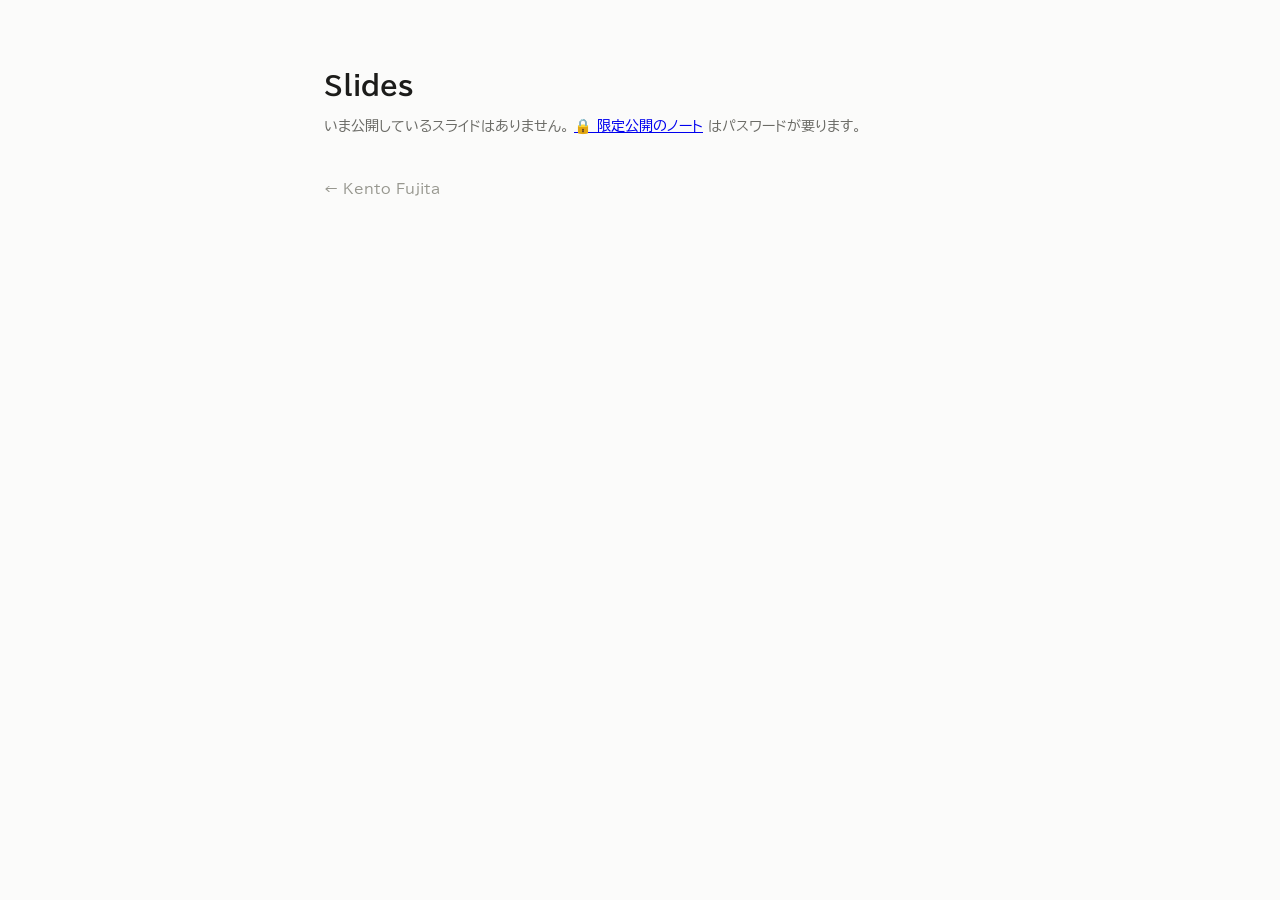
<file: index.html>
<!doctype html>
<html lang="ja">
<head>
<meta charset="utf-8">
<meta name="viewport" content="width=device-width, initial-scale=1">
<meta name="referrer" content="no-referrer">
<meta name="robots" content="noindex, nofollow">
<title>Slides — Kento Fujita</title>
<link rel="stylesheet" href="./assets/gate.css">
</head>
<body>

<main class="listing">

  <h1>Slides</h1>
  <p class="subtitle">
    いま公開しているスライドはありません。
    <a href="./private/">&#128274; 限定公開のノート</a> はパスワードが要ります。
  </p>

  <p class="back"><a href="https://kennyfujita.github.io/">&#8592; Kento Fujita</a></p>

</main>

</body>
</html>
</file>
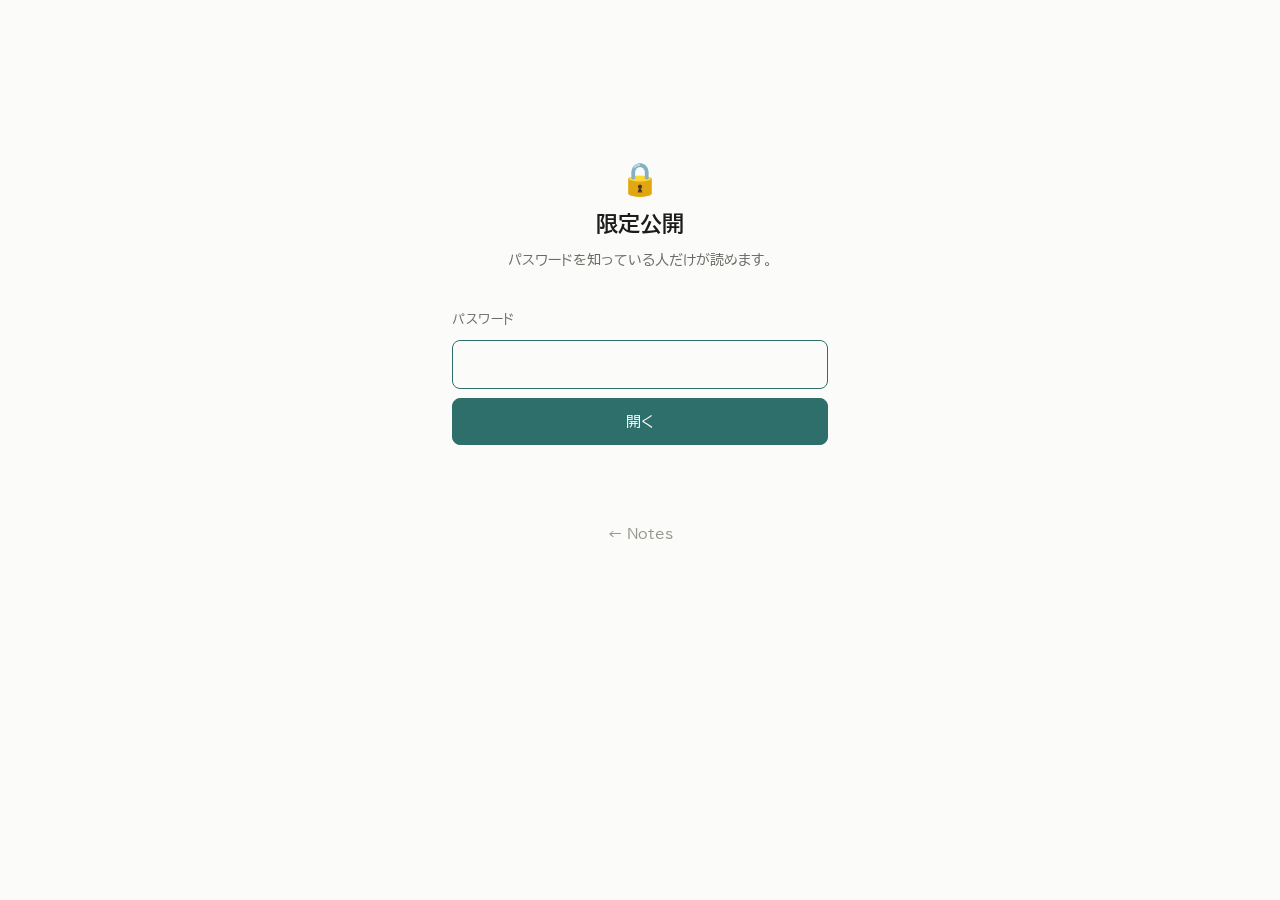
<file: private/index.html>
<!doctype html>
<html lang="ja">
<head>
<meta charset="utf-8">
<meta name="viewport" content="width=device-width, initial-scale=1">
<meta name="referrer" content="no-referrer">
<meta name="robots" content="noindex, nofollow">
<title>限定公開</title>
<link rel="stylesheet" href="../assets/gate.css">
</head>
<body>

<main class="gate">
  <p class="lock" aria-hidden="true">&#128274;</p>
  <h1>限定公開</h1>
  <p class="subtitle">パスワードを知っている人だけが読めます。</p>

  <form id="unlock-form" autocomplete="off">
    <label for="password">パスワード</label>
    <input type="password" id="password" name="password" autocomplete="current-password" autofocus>
    <button type="submit" id="submit">開く</button>
  </form>

  <p class="status" id="status" role="status" aria-live="polite"></p>
  <p class="back"><a href="https://kennyfujita.github.io/notes/">&#8592; Notes</a></p>
</main>

<script type="application/json" id="payload">{"v":1,"iterations":200000,"salt":"qAde4oYKiKDqxJ1cslopZw==","iv":"bsAIyH8LWsZmlGQuJAuo9A==","ct":"UD2EHWLy2+vvQlN54iTvJ8DWoCB7j5TbwJNT81mYLreXGiWcxOzExDmeFyvoyf2J3ng6n/E/3pn+DoJl0sMqRYSOxVsCTkBgorDZFoTqiUNrECZEbQE/uoYuVPlZlHsH9LESPBQFDPjZVBY/v44ouuRx0TODv8aHQpuIsqu6p41iP3qFSCFIMQ9smCALKGI+5cX5qA6cRxOLrjM+lc7XSJMZuNnHE7D51VTbqWj3eevTLNeg5exXHXLSgnXUXKum4GvR6JWzn7eciuEwNgcVubbCATjnjZTrYLGhx89WfbxjtQSrT0Npw6eUlK/NqM7QC7ancuM8TLZzDiIrR+CtlY0pb8C7u644y99j8R3F1u5OSt4MlZGcmnjUG+mIV6Ha1/7UMG+I0xRkSUB7d+IwMCCh7nsehC0h6J+awL29v9CKaedbnrZqBOTeJI+WgTaz6MopDWw4j6Q9GhKX92sVbBL4H/TeqoArGWUZu+pIkwni4VW32erEJOOusc23QbfQWgkWT12hfWb0y3tLSXxfrFdBu70tL5W5VnKWXN7OvqGIiCWZcJHfhL2wyRBmmKgnoYeC2Lnw25vR5SfFQnmzVtRdrd/rTZTZKHRPw1DEIfbX+gDMTZecnYrgs+eeRPVWoYdIzU7nthW+r3jcNtvrbjx53CWWdXSsWYSNBCDm5+tb/StgoulXl+wktScI6o0dFLYKBQPVEboNyn9HA3oSz9Q5Mk27z9lCLyWocpYK4azyxQqTsQPDGSyzkFUlOEfGNdOKdj9JbQs6O6TSqi7ntVKZ4N9bna6XJTRyW7MWeXs1P/70vHlBZsH24We6DKUC14//XYHA9pe+jQZxpQmtDI8rLmjFLpz1Hi4F65M61M07tkyNu0IQPFEHgyaFu0xprSS00jI4+v+n+jnGNm39dFm/vQyRAox2YqoL6b2sVMXU+Wbx9I3a8h8Ea1Pbsr/klckoRXldkkwXNiDmoFpgd+6HbhDa0M9x4ObyJulFzLwM2MlfvmYDvNSk24QZ3A1zfKFERepYO9YWTMl42vxH6lKRxP67Jdew3dWX8toj/bxiZ0HCoY1Z1HruSPsYMS773kWYym5wHCTHc0UofE92hwmXeUjXRGdvt3JBfp0/Fd4fgOcfA6+KaCwcWc0FqrgYX1xMhZsdJG0qs22Y6XEm1GmtDdlGA7215vEebdl28V0=","mac":"DpAZeucnSc0KdGYwmsMeZQfeJKxEIwAVDuu8ejmCxYA="}</script>
<script src="../assets/crypto.js"></script>
<script src="../assets/gate.js"></script>

</body>
</html>
</file>
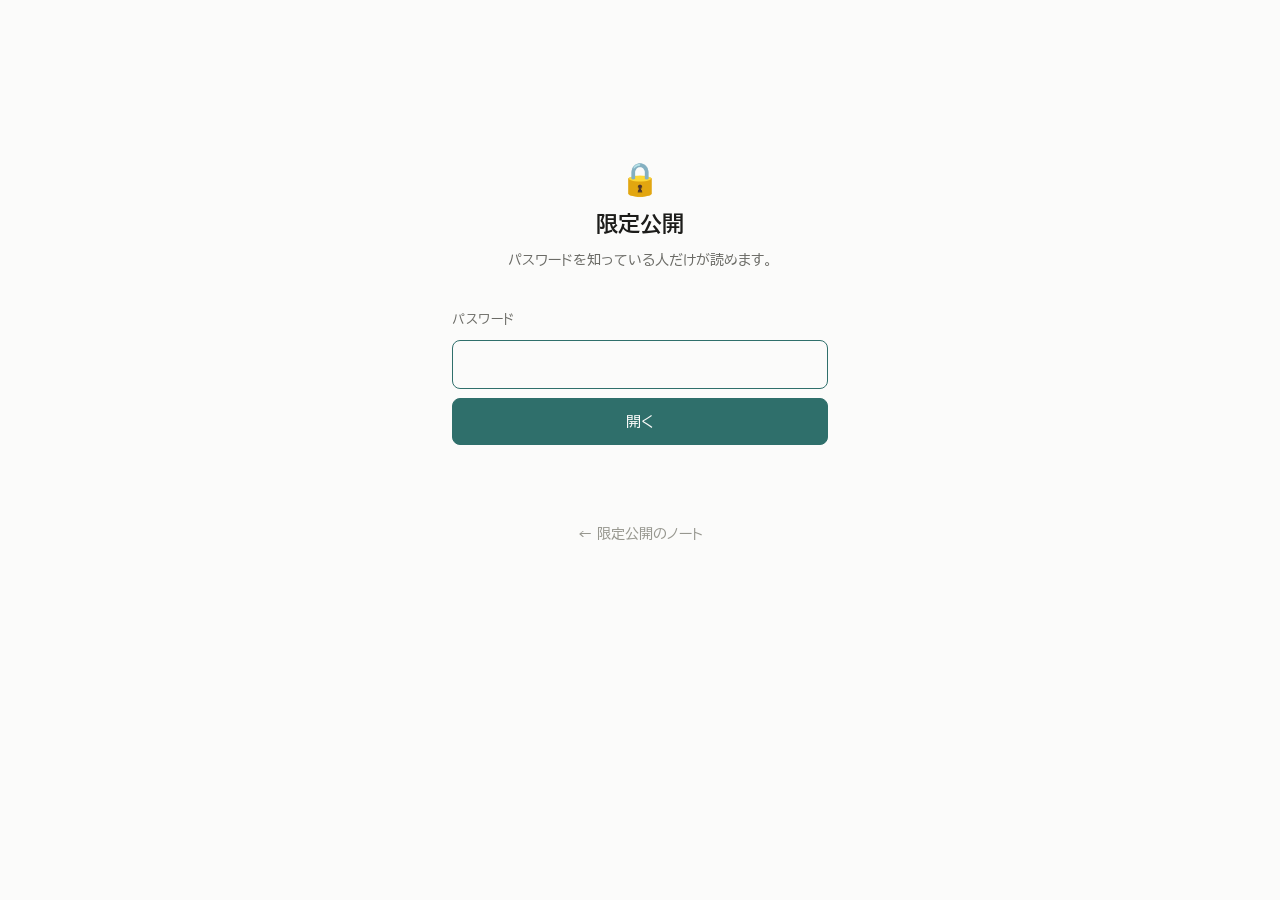
<file: 671c2510dcc7.html>
<!doctype html>
<html lang="ja">
<head>
<meta charset="utf-8">
<meta name="viewport" content="width=device-width, initial-scale=1">
<meta name="referrer" content="no-referrer">
<meta name="robots" content="noindex, nofollow">
<title>限定公開</title>
<link rel="stylesheet" href="./assets/gate.css">
</head>
<body>

<main class="gate">
  <p class="lock" aria-hidden="true">&#128274;</p>
  <h1>限定公開</h1>
  <p class="subtitle">パスワードを知っている人だけが読めます。</p>

  <form id="unlock-form" autocomplete="off">
    <label for="password">パスワード</label>
    <input type="password" id="password" name="password" autocomplete="current-password" autofocus>
    <button type="submit" id="submit">開く</button>
  </form>

  <p class="status" id="status" role="status" aria-live="polite"></p>
  <p class="back"><a href="./private/">&#8592; 限定公開のノート</a></p>
</main>

<script type="application/json" id="payload">{"v":1,"iterations":200000,"salt":"QIgwIVTqXuLt2+pNbFp1Eg==","iv":"nCIVL2cW/HiVJaRXBrSj2A==","ct":"GUI5/P6oLALo5a2kHiTeZf+pFqPqpGlcCo9us6LSorB60YUUl5iHIZETt2kP3a7U87+mYODbACd2yoE+EpOXh6VskYAh5+S+n0TkURMQYn/4DMEjZfs39EXlPz7N4z+WWz/Z8+clmnF3MZGHUq/a7HZ4/wqAxzR2TfkXMPDiHfWtkKTaqMZj2UEH1VV9gfYRPu20TM8XFp3Ip7UorhHeHLoNEh5fSETe28RW0FEQ350EN8geP2jHR8OS2McCw8S2y/IoN4NV2AHW5nwo4tgHA1QxG6Lvg5ZSBzmK3ddxLtL7xpIipcu8JcB1ONKaC3ktx6/[base64]/[base64]/dKZ/[base64]/Faxmme9OPckOywplC5vbUX7QhwbydvCINMZBcGPC8zU2ECzUdOMEfqa8h/WAT/EQTR6LYMmUdzQCMkY4HWjQZpF834fpT6w6QFWpSZZ5AJYJ0ykpZrmaoP41LkrYpIB2cVxAyQmiKsmwT0Xu2icO8nMDO6MGhD2/cBgraHKNxbQ1eTCs6/sSgpz9s+DSVZsE0JMXhoCGkpmQ5vsfVGIV57Wes5/XQkcfnWGOTTdxZ6VRhceoDRCbY3Ope3hG1ZtbMHz01oYvKKIyr6K0KpZOxc39Sjw+yWcOkUd+0jY1mIbEUY6SAeksg1/6y5V/HHaxuFH6b1NGMWx9b2jDG4soTocWqqRiFXQPZOu96y53+fvVk1+T1FA1ltN4KQAEO/f/j1x514DhZAS6GLBhxDA8OqVzera2GkJrI4glK1jNaNjqu07J5IMvVTuAIcxjmWMtnX0kFATXLomftkFiAGa4XeiOMWuivxoL5wm9cx/OPwW1n7JLKCRZk8U4sgb7VBHUJMyXQFQZcD5oXMUkyfFnAY4FWy1y5d0YwkO5PjNTXGwBXOSOLyCJATeu8WEBeQjGGVUK3xoOOLrpRBlUpKCMcfFiceKlpxM+63/eur+pGaQUYPoMC/xm+GuAfdjRpD8J8GxCOgDFFDTomu/DNCAI8x/KE7SR8es5FgfeMkFhYdYZ2y7TBW56prKdtpeX0+CDE/pIX6UWP6tGcTigy+4bjy4u1dCM4T1StQ6iQDWY0oKMdH0cMBPGUqmRQSa4hBYuQWtmHIWd1LAoco9qw8ymVQAv4o4FQxn2VGBxRyneG2sP/bpR7Q355bZXJcDzvTS7VJQGSpxQxLk2kYG9FKnOFwW49nFF5vv9U5I/8YPxhzuTy+QVpXT8/WzUuVvS19z65wKHkOekMY2OJ8WeQZwQ8FczTGG29Ug8QEVp3/DEc4eHasLD0V33zUyOa8nwX3bH3RM8o8GR26RAoAindZmVNRGBDsyW3OZd7Vhi63wb13H3U25rs86xk9a4rQNy2/15dEiVbRLZ9PlOtZc5bj1O3bgbdhe0IYUQmg5llBC0Vt7yYGETrSGowMrqUBtNqiXgyCLtvAOOFOF3Ttlr3trgb4KonUziHfSW4sqbvMLGDAZ3/gkPJ+P4VroX3+GBVLEybJaCOpgffBqg3T8eh7EvFAMmf+vAnFtH9HJTu4Ztb8v13Bo74yekoosLX6+S4IkstCa3ScTOPjhzFP4GwB1/X98xyaKK8tPrNuhaqJMgAFAPVileccKYufDsNz5ywBrINQ1HKusxUapJ0SCg/zLYBDjoTznNsO49uYju/NPBWI+0/PqrM6f3pZvPkja9Wpu/zbAWfbHxsKmmnBfCg1VKiQ/D9OYME0ZkK20p/Te8gPDc1wDM2lSpwB0nUCEZgdYLql3uzDfJZLn9kLXRnP/uK1NKIIvtltxG93DmAXMTXjVN58+TThsZ+6rXeYpwKYs98pRogWvVv069gTvQce3rhvS3ZwU3wNGzqPnnIFXwjXpCuD/P6wdNhMtO8kcnSXl6/0drkkt7fNXoZlQl4cJNyjmK5Fr1o4KruonO9CzT2b7kX5ComwLbP04WAaD0VUyLR8UnPLj8Pxp22e9KAnYnwH+v+vPrN44ifKHYvPns/LXJxEKb5gu+/q8Uwk1UMdZM3CDWGQ6Qdwo/CnHy7E2cAeLHAlDNfGWuCiecxnte//YQUAijrI1K7MExRmrMSIixbmnjAs63PwYZydErHK9Fed1e3a+9mLVjL1DkPSWyu5hl7K1AeTSzF7/QMhM8HPCb/2avlW+pbVnTA3OOk2IQHQzO5sufL3uTE3Gcy3njZaxKq6LYg8myKuYP6FQUPhBt33HltTdoJNpX/Fk6I9SsLN7qbhbu1ORmCDg/ItJUjFOUB/9QFoIusTMQsxHDF/Rk3h6BrSr5i0lxCS9s5pDtdvQuN9u3Fzhhh5v+WEoj4zLhXCtZYCNhE++Ns7UVDnj8XTv80stzazBkLhCaCIvB90VohjWbi2yuala31+n9y9lEFjQ2aIIJuNCAlD//8iHDsExukNw7wS4v0/KqSJXhtdUnEYq8YPXxYB3/rNCjF4JcvSwYdVxAzNyi8xzlXyOmXQgEuyI1X+T5rIWEQP1oRxh1CcPdileXaYRmfRqx4H/UzqVsI8sOFmO6dQgpjP0eJoZXGqfY/YMLuFQp9S5SaQTbQ02kNNa+0IekkLaqM80dHTbVCtVLnXuUiyMzYhypsAyhdl/0+Jqyyw+DJGEQavXIdsHHOlr25RHfp3jNWVCiha+EYBQuYhugFJMuBMEn+qvebvdcXpgwOVdODQL//VIjVeXyI9XxNQDLS2OiOweqV5G0t2wx6nhc0iYmAp9UhMzHEQo3RLMWPq3kpEC29NR10//IrjqT6OrXmqY+A/SG2oO1c8vwjEEWa3KbYBXPsg1whZzJm75lM7aw4Dt2HT0syZA41G7wbRKuwCc5kXTHVtSohwDnyCqLXPGqM6NXB7PmrLO7vFSok+GM6PvuQmsWW1vB2ubZ56xBW0iFC8M7QdknWR/PX+TZh62jhwpqJy3WTrDVZvRCso0sUekRKQTOQ6Oxk8ZgiJ9lsu39dSlVcjZjyg3iQItFObZx+MWFziH9zMGbsYIw7LyB/82gYDwyKg/3zl4wwLmR0c345LGZBv8X9EkVgwl6cA/TARrKGeNUOZNkw2d4cEFdMwUO1i/E6j6N/NGwo48yh6848/0h2j520NIkxUdycBsteSSxBKA6JnLrLBTEvxuoCqyJoY0+CMrF2hddwmJLpZinWNZsWVnQKqNHEEje2kiTt/woQhLtkGG9dkyhNRmuTnl0/DE9jvVLIVatiRuiAPPTPvwYlIoMC8UwUGGzXk1JWdSwql+Ja9kNl5pZN2Dpw85tTcx+z9GTmEWEz3TRgOAMPhzOWGqW9J4Rdp/dTUUAQEE5hpshIpalCpWVsSToK73ouMC2aCo0JDvHa7mzjJpdsTBiqhCQAS0YQApMq4/o76Yi9XB2bRtfjnTqkmO6LnS+NDu9p8QZpeQtnY7w1dlzhtu0IMn/LD9M8lQWq2+DhO0OGglemXb9pQykQXdBwFK3ZQMxzcprSpx+c0eyZXseIyKbQ7KcnQrCMx33fTJoS9XGNdqgSAuhQAJOXXUdKPed0PboCA0cKkr2Amhp8py2SQcEY81AW4LfyEFVlYYlToBtkFXjN9yRTxT3ssmNnG9xUymRA2CkTL6/TnuKgGIbQqYueo60Xe0N+q6qWW76X/vIT5kyLCVGOi49gMrkI0fGvu3f8LjPacOxRoieZCQHrYJNMtUfaG6CKwdcpPF0bc28VCjPf4malz4dkvv6oYj3uCCmThoyZ4SJmLlTVmtEbmzKZwZDQj6ZX9C/HawlZ/8SuENCUnyGFdbt7gCSWxi3jW/v0LRXVDH+bN2UKnzK797oLx2ifcnX1iwIuN8hWGrSNWkXHHU122zr0XC38GsfZFsS3VKCHktXN9cvs4f9WMkLH4chz+UdjnUhkjUnOhFJKToQOvm/zc/ERp3SneVESylG/tjPmMvB2YvwE2t9ukQK9jg6gZPhjoB5Ibr80+k9SRcqdkFCLhnIsEwSVwmNuKcY2e9524HzAI8cmpPNlT8HivbuTF5dO3ONkdGP+JxpgXmA79JUjnU6UKue03FC0QUi5Z7IUHG1H4pzv+dSlmk60mP4Z5itLJ7O2pxLLteJJtaHTQDO/ud9fbMkraqtTk2ZUCcac+awwg0E5tZTL5E0De1BgALt/JRfHxQ7QX5TyA0ajDix6CtoTUOSs1VB+U2lGcknrh8p9MDLgjTjP8qN+GPsMqGKEK1AYXkP3yMGHqa3H0+FPlpP1QZ7Ts9pOOkx+bPsIc2B53IIHDs7SE8cjDQHeurbQsfFhFGGpJzhrtX+GFJaf6Ua/3Qe6FxBSfo7HlncF1r54++gBa+oPQzpohiNWZ4cdiHH4YZ67HU0R6RLHmNoupr0bvSKEQCDW78lLazDOQHLbWtVg0QFyeFvmgG2i6djGVqjOiu8b57BMU3KnAXwr/bXJUf+Ev74qT6Gko3gBlMer8cC2jlykrJtpfkLxseny7HPtWM7R2KoZwR4Y3xTnyJYFNO1TTBytDI6pNXNxz0mz+g2NnqzASmE0HzA1/9zL7dRTN7Ni3vvxkPq/KWYfm2SzrqsZtPcv+hVtuvaOr/hBQxIHHHm3p4C7/i4Ozk18J7Kihkj9Jzru3/+He900xFpN+d6K4QWuB3IB02e4jPkD1YjMyqpdoruMBW60FaE7A+raag0tiFlW/1z8uSMecVHEySaWmx2v7cSQWuS8LqMTqDVHsqB8rdI537nn1xqNHXELBkxIzKw7KY1hwlq2c63r/xo6uhxq4TqEwA8gd3mWJTkbmC1UZu3/rnABdr+BP6+wR8AxyW8vg/+/IjOo33IqhAzJQp2w/uYrmAYcTbSLhq5JodsKnO/YJc+2mNvmQTOW1zTKTuex/tat6jalEe9DgVUJNOVbp5KxjgDRzXv0OaQ/sIbFibzQANIszenx5VEpot4aeDcu4DHvjw0c0sJ9PPzAEMrTDhyqEH0zOgTu6plzUYRUdFXFqCrINtGmM6NU+x4edRv8vld6zCFcsDEAmT0NpHmawaiRyxNGjMZsDN427rx9VJxUOQGJl92RlsnKzISqLBvrk0cu9pPgkKJNwtm9uo/vt1fFbZygntIYROPUyOLBhgz4rby1D1taXPeqz8XPvjvF/JtkyvbXn0eVGDhb/DWfzfU0FIHPqfGalu29dvsODrDgpJIqhcwEMf8UgSugEMXtFTZDzGfTtfiv7wFtFZRVXNjf1d9KU7Xy8hOTpJ3VepfpokL3nJFXpy7jx5i+GAgCcyz7bWHoAWi4tOwcE5UEyIoymuYQtYB3brstePVus/viYihd3RWPkZNL41202Zyzow6B+W22PPUSAda4A7TbMEzw05fFVDzAs1zvNpxYUsvqgEqkekAVF/QoAncVEP9Ckep5ZPxFJME+1pj8QErJJsTNK6Yo9/mwJhv+zsPcTA+JQPvF4w5MN3YCgMasBYXL9tg1cy+vyBxzWvFmA9M0cPDDrIVTuB/94OSI2N64Ft5fBNIFgiAxuyL3aQuPBDOXIp1AYJzLCRhJEx2GivcZ0/S2ydQ16hwMQX/Rk9OQ+0+DqW3IqsrxhNK+Rw/d4Mw185+ZXzERRFDkGz6ayi9qB3VzUSKfzTNnftvihyiTCtGm6Kg+/EY/HnDbZ8TEIw+guEvmZw9Hq10dY0Xabq1TIcqma/G+eTgc4jjGNGnypu+Tn5sJzgbL1/d8Jcf9XpAlnktqQNdPEO40dWrgEj+d6CCe4eRngzO3T+ol/7PXPK6tgStI3Un3Rzyzi803c9PcR+lj2IXAGljIsWmd+BHLnlGuoH4QwaLUyB8ktvsV5k2BSTin25YWigEkxDi/6BItc/ktzHG7oTuzZgSw3PkO4rPB+IT+4073Tue4p+RLeqXH0FIgaYnL5VC4MQ2LpMvlxCQ/SLdM58p6URX/yw0dhI2zHLFHs5Ixf38hDPAXtVP+BW6ukV9QqhGNQc/dVGHvMEmVjIUKNeEUx4fUkjcMaJdFjCxw4YapnpjmdbqQUS4qQUr8syb7S+jY+1FkgLwRt5oviJcR7I+GJXCjUCz/YTkmZ+yw9IKY1wFWfaaKp7LnLCDIZmNa827+cOVqLKBXYfhgC2pewJ8k0TR+/6tyhMjJxoRtjJjZJDLvTIGUhu66Uuu1P4lXurp/83mW1U3IbB/mGhdQw2WAlM/6I1CPiVpbxuYB8uuQ62Ba5ocjQE8J4iOjFyC8YW3DWdI8Wy30ypkV8mEFko8fjvap3wrZfC1KpGtSnRYtYUcy7JozEgnVam6adVeZ0dvfWLJxUlout9R7lfDQEMZwP/jFCrqHFW95/UlxLTnYFb0SQycf4y3LULY9dVKlWa1p1okNM40mJiY3+70YWgV3eniE74gJF8TddCUQwoqBP61Awjvj764QLklcjg27HcuJwF7803Y/UQNmxCqIp+93+c1VpCCy4wTAOUSlxs9yZqgskDal4ARVX4dXMPF2ZbdH/GbAGyLZo7VUfI+vb/LHxSfBdS+I+wrJKpwRU5ZXr5L+q+hHsTEOMukUFS+3a5Vhse2TvkmlyeFFOb5MLvlIhFf+hYU+LRiKV00g8x1lOqPzBXooXmYd3cKKYyVZ7uoBt9i1S/MZlsjQI4QiAKG3YrzOlvSLdnYDLcHLVA5RUMeePO+/[base64]/9Y3e77pYBr7LNPLoMqIgUbxNazPpGrt4ZAHZ1RXhCRxmrf6AKDtyB32lu5O9NJAERcLElmI6HDP557p2Is28sS3QXLUmfbD+heTBCT6O0X/mlfR2VHJQUjAuLcXsYN/4KpOxn7dWTjClNL4/uudogYpYUEZnPBgFcPdw0FPmcPhlTENBS5xaCOx7bshfgW6k1KnG8pE2vQc9wGXMfvx6FrAixFwlDEQ7lltEiPJTGbIoOunZ0+Lo+ACltL/YNXtYPexf62ZVj8OX0SfxrtJja+gC0hYtvtRzzLvVkyxG9/f4Xj0o9DJb4r1EjOkKt+UTMLJ/AYLXZ0YUy2LoBKsjKMJpJyEELq13Gwbfe59QxHiYQ42z0jGNHFOpoKEP0j/Yz2SjOuFmaq5Ihwud+resaD53u9c17zrBNhFTj7azPR53GMeiObt97969qdGfOtF7Qy0rpEe2+36DdKvZC5eG0C3CYd/5zDWeV/TABwuBfKdnzzY67zNjiAil4bp5xqHKRBdTNz0huHW0g65pgzJrHkigxz2EakqvsZqVvPtgujnarZ4CpXnaZ8y4W5Y5ffuysp844h1KIe75jWpbESqvaLnHgLQa+T4NyHq2enb9nPV3jQaDMITPupNrUTH7CYbffgP+zVbYlazXHN8hi1a/XSV8UnD1ILFqeWp6VYXiMxr104oMXN0aGmaAVdJfx6UxT5P00DqDuyJ1cWcR0ckgj+1iLF7SkqS9PtrYTnJd6fxZDMxnXv/cwkCzPsf5a0u4cgBASiE60eGVEhcBj/grLy+IOJsVfvSeHnaoRAXW31IMh8fYNYcUVug3Nqq0jDXdbha40XfiaFNwHcnn18dNgoAUyeaF2Cw/R9pcUpF0fsHghOk6ca18e2G56mHLpxAeAYDSLXUVXhrSgs0xyzwu2PRGHglXcmihheeE5eaRBOm6f4sfYtj3XCqyrUXcwlQipRRnWGzpGFLn3N4d1h/mZE77Za+hPu+STO8/NGv53myKx/7UPyXrPbHJqi0lFiVHatgfcIrop3D8JJpq9WnMmbRU6E1FCtb+rgHZznBBy52phVaquPn/MnJG13hWZOBVQTDw8j3mw/gqpqvBycQGHcy6/SAkvmbExWcOEek7Q0pLQjU9RdgASoT6eWe26pdkg5ZEuMG1aejeCVnxRkZCsC4EYnRx3fEEMs7UXH1ptkw5zcnlKsHln5uLYD4SNDqleXjgHT2q52q7oCiWWz+KFSKXDuy7xdQlP/ZpQndOYuSMno3SMygas9B+V0xaERj53cRToLbcSLik3HfUFeks+s1E8d5QLroF+UYptJGCmR2ordRG+8ZOQLpBChateqthtKlrMLjRBxnAYAhQBd1yBiF+WgvNnSxmuX3eOnevPOHbvi0UZ149CT7oAewWe3oTg5iNsWm9bDj9QdBkbVDTHE5oYifEQNQCeYRpbLLQ/nVWie8TUR9lrxiLyGo/VxJjx1zOcoVgS99XTnAHFoiv+uDt8bWPdIKFSfijMcO78TJdOEtDTnYB13AdGEpQpE3nBLzxGNVziQ6tNlMy1Sww8EzQg9C42IbnKc8sThm0f4WMrMtU0ILHsY4po+BfL3kGyV4wkkDdO8gcMh9HFc8on62e+BzufxGrAsD24043W20aJvVQbPkRhG3eyegk6nfNo4p/[base64]/W71+F+WDD0dh8VO6jF1i1H+YHadF0JsFjAXF3qrFKzT7DMUt1XFlT5TM1kkaVyjuklaXqpybCjXPPwoQKXNLEkGcJmJxSIOekA7HwK+v2UNOguhdaNO38JVwyAPpir4j9ih5hPhSl2febre2RmHggmYml+tbmE4aSyfI/SCjzHrHzHQv/L9wTG0XhRYDcjav09okCHcMlPhuMoqnHlq9zUZMnMnFDH+dh3eOc6TFBfYEZV/LAHAehXoSc28qb4F30KpFO3ygLPk/E1OWoHzzXdpBKhS6aeM/IINrKDoDO5mvHxEwYU20ZvzEvWV8diVWWw6yRsnYppA6TQHRLFuEoMTxRawmOEBqhbRlWxz4y72mts7BUAUXNfBIkPT9PGT5R/4jqbxH44pd2p2kXg+hntubXVrWtlJdx4JDTO7ZocrQJauoWVJcgZHd8c764kLcaUGtD1OtRDAcOkYn9fCCIHZS5W2UqJnT1FT8jwWitpftFfn6EOzRcFiYXwhGMtER95Qo4zDLnEl1/EG/[base64]/vjiv+BL8RSuv/bw23mzyU37u6bhxVlG1C1YH2nh15brjJAXt+Tkab6ZLx/xbFnXnnxJ7EAVpJ4EKmcoAdup0USd5X//hJ2mngazMz94lGslGcF/jxqkVphROTcBQ3Y0/mrcBaxk0b17gjzL0m7RZrw+75PViRSPzWybctI+bLEZ29KBk6lAO9HxNJaQ7XSDBiYqCyo5g7YB0HMHSvA03T+1csYyg1D4rvaNkYgWb1vO/n//HcoA3IMmy75HPALHSzEPTKXrgTHprUTxojcZ5zi3Ar7T0WnfzRoXUC8nrKAdjDSDvI2TdSD9VKYE/dV3iioZpSs/8pXR1ZSP8CSgpptX+sO3su1h8MwXwa9eBsBsqDmM0C/mD6b2DsCRMvmo0qKZ9qGvXRzpLFZbbk4KThK5zyi66hzaU3yd3/iP2SlNBJR4XtYJWTifLXWQGA3IS73Gs3Gdu8DsmLE2iOqRAGhum1qqe9P0RrmAY6FlL6ZgykGLXw9FXDYL4Ae2rJPoPs7OcxyNVtqFAg+7WVDjtIT5P3BHze4b/8qXSwcLGVe5yfSvn1ELtsj+RwANOy7EBpwNSUWEXZKmwBS/gekVGLwWKz2P46ygGTBsogxmxRfzQV1RWr/hlDzejRrcJEV9yPnZQV5+hK5pYUez5BthKX76YvVn584QT02bp48qPdbvkwHVpVqOTNAEQZLSRHkZ5wR1Irapp4eB+oimjaoOK6kFcyWMTom4ftGc+64Bk4BEygmLQ+Dy8wVIGEPOkHd57KvWo4+Ry2soXetrnW3C6ZOVO385Ga4StgO/Fo4pBtXicpHizgIpxlc+0O5UbS0nV1OKMXGuBw1QYCzae7cwd3NtbHhIpW05HiZ0tyDjnSWI+Dp7Yjd6OaOsl8mqq//n/Rz5fz05dhiwqQOue3uoIqL7Vig15CdtusftW5V5rcp7KbBh4hirMDKr5ssrRAxu1kmAv5ML8bKd8szHZkni/[base64]/UpvIr9gVY2uUL36aZm8SXhf64BYBFUdIdIDzy/B11dY65AJyxxxnpBYoToNeLYUv0qg6gVhyu0M9sYTH5Otc7P5WbQVHkzebA9QgtkUUFFe65QoC9iOYRAxy5iNG2kZ2x+U8bOTy+nUz1Y0KZegndDlGVCP/Cq3GxDwCAIBpjsQd6eoyJuiKziqhyR9+vyY7x9WMQSxspTe1FIrnaIJxeP0kp1TzAuyuxV+DMJ1r8SMawCzjVyzC8Z8eXNo+7KF5tvg7FzRcQ6UdUoNfMxwqwEpNBubJlBucC8VqQWxH6bzJTxP0dAzh0fgf9sl2OBwb/S4y5DM6nX3dH6b50j/83nAIR+NxuCflOnFa+KGLqiH/QQ6YiuJJ15sXUei9rLTBuLs/hGzsyVtLaQreQODuZS0rciCsftixKRCRr09PP0I1kZSmhkGaleYL0cD5IB/RjRJT3FMSXgWW4oWZun1g5Ffc2WHx0qAWxF+UlDTnHneoTla+EYYpbt7gxxebF8WK9zd4R9mFpBD5Kc5qS6zH/sCXRhUMgQcZFAfn4b1t0X0x5lCUj3sYfvoREIgA6EV/RKvRQsoFaVYR908IVuPzYNVnfb4/qQRrzAY9g8c107zlJHpxWgrW8Ef8jWO69xz9FGU6+IrVTvLtDK/4ScjXb8Zux+v9QfvJr/dtLghQBsrJTsEXiKQ+SHQwLrbTiNwAsfS291v7+ZfawIlrjVqteC/5E66KC13P8VaxSjBmnmWuhrJ8st50n9zlRCjqNodn1c8+xag3j/smlMcoladN06OOHzzMXRbgV53QeqynUcEIc8egLTSluSAkVdNqZ042/6P07A9xTiXnuQ4EB+rRKcTaRg0a6P540XrZS2r51ph5moJ228oFuvB9vs4k0aERXcUl8zRyfYoEaV2ccIaBg8lp/[base64]/J5KR1vTmRVp7M3ujoo1r9bCp/jM9h38fpeFbwzEWbDI7ZY5HK463h/VxxhWFn7t9PcsHIgWhjTxfSYK/[base64]/2c7baM2bCB8c30aSbvqNQgwT6bEgCSQh90ia88sWjvDupIHdGivX0ES2bNgpC4tTKvtWHf9AjWj4kiRaFD5bw9GKzwL7NF+bp/0VrJI+M2JLP9r+st2KNuHMplae+DAfXdbsigFOAJyvK3+IgEqNXoIhjxxIsNP1q/xUEDkJpQj93GcKFmk8MO7Fowyg7UC/Pgm0+bFfrgL8de5yfQzasbeEHdZzXMzd+dc08CuSWsH/v/eMuL+J03LpOI+XolUGhLC/4A0b7DHZlKPYjCVrP9DpAOzpx0t19FLTn1KoCwzjjLsyjEv1k+XUX5gnTLtnVn2S4RAlaYUNOR80evT23niOOJ8iyvKl+yUMUq6UXbwmk/LlWARm8cR6zfZXOomsVsUop+vVag4mOT2TEnryHSpinOF7VpRfWmUHTgHLLiqpkzSfm6bAXNJ11F1LtbTfFOWdydY9c4x1FBYAact9jOpTPMc+5IJ4pXr6kf6MB//i6TW0gkEFraDiLF540W65s8zcEdIwxj+zRMWEEh+Nzef0JW/BH5rQ4RXUu8X1zh2INHcbak6JHYi6DGPUQ7N0D8HXC2niZJapQN/pH6p3+KSCv3eNg0iBdK6Yjb8ezWRZT30Ab3JAErzrxKKyVa8BA2V6ZJseDYEi6dvM3RXCxtPucmbqi9oSMhtOUW1nzxfNWMuLVHvqdsRY5PKZGLG/c8wXekBR9sfCM4pzkAda4MOizMxyT84YH54Z0eHpvm7/[base64]/65FuGgz2WpbSUT53j4/RJK9xPPSos4FS4o2VSrJq/fQG983BadJorVGX5rUbEdkViO+t1Qty7Gkc2gl60fWgrzYXkSIIukhSiigXyJENBno9jh5Je7KoiDv2sWwCppNeF/r6OH9ITarF5mVq1P4IpyeB15WiTTbx4ZzR/JKD+4iUomvS750C70KPRDUKNivrXqkbcptZ+EAaeM7N3rmRvmVLYuQ3i3cdl3LuG4G29EAvNM9PuvMaXm9VUucIcXUObyBeWSutI6YVm53Vf1aYBlGHEiPrhfmHh9xZo/yWSvmW7MtvcW6cDxAipBMstZeGuUUaBGWqEJToshW0jzrXngd70yvcfnZDwP175rBfyo4Us/+JsifvEvnBM6P1xrjGYbsi5VgQw29tZEBQmDomsaV95UNnA08OUfkdUz0hcaVB11cr5LbgQQdUwAezV2P+Qye6TWjuC8mS9iPJbnTk//P6VpjmfCqZemEqcbNhGjsXKt/1Qf993DL2aozbMicJB7DsIdhN2srS5aSUlJef6Z+/6hvdLLG4zFfBnIxVyTQRzL0WIu035cOvjLSLojNnNjn9+rXr4nk48iB6Y4T3Sjdlz00+Ap+LcNvVm8P6Bb86M0vnWkq7NKKdGAp5Jzv78/llHp0JLuNIwPoivTDbO2d2qKlDwHsUb3maUpjtbFBw688n29YOlW6MLmI5Zd8Deur0fSUaJo+WYnfQwmQ/PF63MxeNfBwvrSnROW/zqKk2vFx2htn5Boog/epE0FCJmuTuHWs1j+64qTFppa+V2VYVZ/rcg1kb68Fjgvz8jpCpj0kE4Ljn2yGXYvdKcsRjWrSz93WkbvMt+M68DU4QEafXFVfSDFiKbDC5nqeyfIGsnyCdTO0qCpccC+Iv0nIK6/uTzd/ZlDQ/dFNr/ajyerh0exPBkVMZXKWXY9HcPAVI3CUCUprhMxXkZdARMlahsRgq3MZYkUuCtVlwqcD6cp0o1PvkkFNruIw84gsVE92XyIE4MUiFYoTf3LYrmscNPQGl3TZk16HZTCvjpKRNJ9bYgcSMfwD5ZgjYtjflar9Xd0gHBSY3ClnecIVuQQ0nCYZSqA8nwj0P/WvzOUeTwfxzAs4bnjwYpv2LToQY27+F1Pe6DK56v9XqMQsflJwCeju0AE3cty5jzNMa57eG0BCFNpU52MdEBTTMT8vy338YbPm2R53TDFc0D7RL3Ea8MtiKHs2c/fUKxQ1Mod31UcUFUm5gQIypWSsPJYoBCtPAl1GiBa7RG+h7ifDDQ8kzUKxU6QHBGejJc6qWcQYUU0Bdq4UzcPyqaBHF9Av/ZbVhOXPy4o0N621rKC5fvigiz80vmJQsMQjpLrpNSutRBAHHQfUaOtH3cFPWXOpq+YA9fwE/xwQuDCjOXh5smkLurTRBaOTHCvUYS/gjyQiZSOF75QstI2h6tqhTyg0ukYJVu5mV85xpgMJ3qhvFq7MPUkZNbLXI/ZdTG6eQhp9bt0S+VcYSrhych0RAUxN35IlQvsgFdNMM+WCbFsayMoM4yXl5jGN0S/FoWIQru0mjFNtuETKeLyDpj0+1jNsjR5tMxEzMLpiNUx0G+n2J+bY8i5qHvkXNEo1/pWAqYPLR6bO3O5Fu9osXICNiQ5BRUAfClapLjAaLsDpTPY338FyktTuADk3HLtM2/wdvDiG31vdwGQFrJC7afL2tjCxIWlyqeAiN5WAPPx2sPf0Fh/bX1OYIyJjQfLcPgvQPJ051HMoet8v9OZJysF10hyTqyRZqmf4PcSasDZM3IIA5hNFboBJcHrvgDaCry6obWPulRP8kW/AknseMqhSzFp4ZOd8rLG4yGcCwMB/eFIKpz9pDKpcp4Pc93DvSHt55IPiYqwjqLSrlAUhInNXkBBZjX8xDAxzozuOInVlM+utIdu3hk59NqFtzEHdw3MhptIDJGxAaK5W8HVxvunxfltJTV9dPer7WGqK/0UWbnOQkQsrg5/P94zMja6OIsZVUGZ4eCjHqbXtWxkfPRhBW9apuRGqGNtrBpiB6NX6rk1rUrvE/sTVVuvE0gpSG0t/3IBKw8UBuoh9v5A4D1aiSwwrdVYuGY5ms5v3WLqYFnVx65YjJHVhvibaPkmz2iWBAbWdp7He9csuaWT0TGnBXWVetM+ojiK2E1GdRKu8r64XB8aIzHQIK28tQfdl5jukVRUQEjXbjVIcLbf11TysA/Y0snkD0lqJnEggbdnNQR6ar2IlwINyibBLZelOCHkvG+c2iIEJtZtAPF/wR94oQkjfzevLDpr2HaDIoMvs7uCh46M0qTd4UlxFaQYOf+j9oVlqOh5/b96CmJYAvFRy9SrcuiafHATOMwtNBK0k//nBYlABauzM53Z1ElEp9ee2RCncXR+3vPoHqKZyet0Z6/QNXM3TNvpskkGlugCTwr3Uug5sXsngQYV1f1ry4OaF7HblO1n1/E9TkBn5gMHxo1ifzSjjzPGt+aYJOvJLzm2NFOYyMdb2O5KuDD7HEZ95P+T6pUQG9xILIbUKstseAgd8ag66C/hZ1yu8v18oAUeyKbbkhsvt1sG9iMZ3WjKOMIatjeNSPx0+VigrL4LX+UKjOodQVa5G3F85xYfLj8vuG7xNv87QI21oo09uy4/yVeyNM0eWk0g7a7QhayxjEAs7c4MX3v8SY5WvovC6Nsbhgv6DBJ37Dfe66xhHPbiOQL2ZB3uprM0XkBTbRRFTWV2YazYRdwedPU2+fR3zCLOYQfQsYsNoN2H01boiiVeEb3PotIfRj50bbXQymt/BI1yCYtsbv+HfoFu3PrdMthbQNKUBWNXydj93aYx3S9jgq3TiPidNr2uZjlTwXlUDcYn7fGfCk5PWnWfkV5hrhfxW5hx7e2NTHkgHing+r/TE807dgj9jObybAHXnURBXzePemOmfleEV8/Uve6TboA7B4PpNVHt6rDAk2zYsiPdo/[base64]/s91FpZ8UPopX5hGEh5usgcCxgkINVchhriXUDTg1dsX9xyeLF2HZ8dTdXq6WnPkTlHQYRYx4MXJ07iorC48A7ajs9XzTRpE9c1KvTvq4/Hdedv0+KLnRL+B8bzxFOUon7/OuKHEWKxvPaLmxngc6H7z6DsLwZV4vtIYMFgbBdvOqKuoSff11+35CW32CzO36Ksn3YZiaSBWcLII0Lz62puZtJpOYPIqixwkC+4Rqx721Dz+sDOehV0GiyuBjdmVvhcCvNfQQXnAGn3RMSfWoFEauktpTUa2MVgKSiXaCtOd9L5sDjq8iIiMg2JrmxRG1l6/3sqxDqt5cauuw3jfdIbkufRH0t5MyLJrrJ7UamdHmXQN/[base64]/XYVjCENGmp85sH/6C4nsSQBjWHhB4K2qxgz/3QWS5tR7mB1iBfUBlnY2rhGerdgyl8esPbfbiZJQT7QFM1zcOEyDJ4zM6bjFQ+/S2C0oy+bLzOuPyxQlB7TlVHYxdUobu6c+bR7hq1i1w3NKkpht1ln0S9RMqclzLuFcUIPsDB00zXcENM+G0kc3E3bPCz3Z+Wizn25DeB4bIxS45xRMvD6CFKUuRke8kTHpjJAE98q6q/e2Vx0ggU+tzFblIN0bZ8MEwE93O7P75YnYNpXlhP3rfhSLoC4rVx7/xChhNuH3HlmaN5scKFUN60p6/[base64]/FxdIK8cZ8W+f/IP4xnva1nqTomJwXXKBPq3wf/5Xbekhgao8qFb/UnxNmf8J7ZQmrZ7gIhVZhr+Ki6YdVHG44nHVY4ghC3l7ZSZaR6/M3W4NFYgHxv9wlPmNkNZkj5lu8A6nE2kxZySU1H4A4ilXA0E9GvYvUZSpmtDLzl3MnSHtLhLxl7vaBoR3OW/C2Hmry58V0XdleogeBbA8nX4bOp2Alj8zxAgDeTm8K6yisl5NgeCAH9lNamc2SjJg71gk96Ip5AUSAHhldqaWNfeLqNkvMwFl842uXznRPNLXzfY0PaeqI4nO+LwP7mrbQrOgKABtTWZbFutJcwb+eUZSgXfZbm9O7KwKpJj2KlUPillToMXhmxgmR8Q1ECmwh/rhN/LjYa6wTPHt4EJKBn9AbvAv+TeYKbmvMiGPWkwqz442bE/HVo7kE2jvwctQ6K6xfbu/[base64]/Uh2l9yK35zf3IT2tfvjl9k02t9Y3VVvuidKWu0NlNo8uH9kbHxc/0zjz5Cdfn9h9+xPpIO9ETV3CPcOvljpwN5T9aGXk9U80iIR/2StQp3N9jkI3T6ImpQYHUi7FWM4Q4T93cmWNvnfyGHoZ6Cpnlbp/t1swx5klcpEEVesiaww1Ge0VbRFbdJWQmmfqCiaAUPpzkHLT1vgHvvpwnPWLhfqIzNTQJPWycCeVJ6Mqt+QO3Gn9zY0maySxBCq+8tyvI/eDGmwYQGMS+WmjG4LyDNi4TY58kCmXVCS0hffnRd2ku8Ti/L9BQ5q+bdi8CoeAnjQVKzJ4B0HPm0UmkxW14EowKe7hzuzCc5PqwRqf8FkwSyAMR1fG35mGQw6YDkQlZAElhqzocVJKMrAyNa97Z1CX8mIRqanqymJcl/zKd4pXIBiiedM4Mw//1jOYvBDmw28H4vzjDfCnSrx8+IELoESkruppFOQPjyW7u6+ROpcBMxgZxRkGI5T3m7uE4XnmkxPyDfLeqUXgeWDVXhURu1DGntwkUG/f8uIaSs4VZRxehInJEDnuz9I4ops2boi0mzmPVfW53x3CAJMtzgEdmVPcSSGKfKSIO7J7+vx3T3I9rew05ib66GAy2xESTSp7EQabu1OmoI4sOLciTfVuzWDiZDfTo4etwirbDwPukWnKqdjaYS3BNA0zPY19mb/18v7JPa+zTUht+ugo+TtWT2ZMQK5hx1m92eX67I8ZXBztfyiB3W+tlnrLRAFe5t87nIb8oSt2AWjEV8R3hIn8WfOdlO7gsC6Xx+MA8FSrZ6sB6iG/xBo6NmJ6tgqnF26WGWODZbyb7OveFgTwkE6RvG5MzYQZTU2QHh25Ip/nKOukUBHVds/Bqzl9IKqi1fN9qali5sy41RwExNZSLIRtfElDnoL+e3/W2U0cImn7lQqkxFxavQeaX+l++U7QQg69o8cyS4jlzR2dtwzwdUlNAh3p6n44iaXVHpFTJF1RgD5VAiEn7gT7bCg/jxzYk1w3L9K947ygZo1+QNGkIvTld/WWIHi9hIjXAoT9/[base64]/BFBZmKZLHHX7f7y3a8KFpUQLhzvjlHAVstzx8pxXLr5vvmJrKEwzHzhKN/6GchPFPYQWbPu8NKpAQnmGwnvMGcLJPbywhUtPI7iHKN4Gw2dyqDwkgFjVVEdk8oiLivAuH/[base64]/7Ek6JNSOLOn9y9/iI7penhHBC8Duuk7YD/s1dEWVEykTUTdfLM434QWOcp9JMj22Derw1+RfcJI5fcsFJBlr+yOryVZCttR2e6SPb9eKoEac+UBnoz2/pfGaKuEqD7uFhAysza3JF6REnLJRrVjfjLWuv/QkWa4P9yeJ5MmJWPvTLRXFRJMaaZBYGZFwH3cNoWJ8ZOPWIDgygec/[base64]/t/U/da8+D4Wf/aa0mVSBUImbIR3YGFjQTQ0BGLrP3/[base64]/g8jrPR4Oi48YWoi0zFxkpviiue59RSe71MmbyBCa22yrk2B/FbvusdBvnGc0PZUjCQS4EgbU7OZah+vefa0JeZ+lXcnH9PlKC7h8DLeWgYA=","mac":"NEpdurIjavZ8KilZdWvp5LBPBUV0ym+OA5CyYQr36kw="}</script>
<script src="./assets/crypto.js"></script>
<script src="./assets/gate.js"></script>

</body>
</html>
</file>
<file: assets/gate.css>
/* 鍵付きスライドの入口。個人サイト (KennyFujita.github.io) の配色に合わせている。 */

@import url('https://fonts.googleapis.com/css2?family=BIZ+UDPGothic:wght@400;700&display=swap');

:root {
  --bg: #fbfbfa;
  --fg: #1c1c1a;
  --muted: #6b6b66;
  --faint: #97978f;
  --border: #e2e2dd;
  --accent: #2f6f6b;
  --danger: #a4413a;
  --radius: 8px;
}

@media (prefers-color-scheme: dark) {
  :root {
    --bg: #16161a;
    --fg: #e8e8e4;
    --muted: #a3a39c;
    --faint: #7c7c75;
    --border: #2e2e33;
    --accent: #6fb3ae;
    --danger: #d98a83;
  }
}

* { box-sizing: border-box; }

body {
  margin: 0;
  background: var(--bg);
  color: var(--fg);
  font-family: -apple-system, BlinkMacSystemFont, 'Segoe UI', 'BIZ UDPGothic',
               'Hiragino Sans', sans-serif;
  line-height: 1.7;
  -webkit-font-smoothing: antialiased;
}

.gate {
  max-width: 26rem;
  margin: 0 auto;
  padding: 18vh 1.25rem 4rem;
  text-align: center;
}

.lock {
  font-size: 2rem;
  margin: 0 0 0.75rem;
  line-height: 1;
}

h1 {
  font-size: 1.35rem;
  font-weight: 700;
  margin: 0 0 0.35rem;
  letter-spacing: 0.01em;
}

.subtitle {
  margin: 0 0 2.25rem;
  color: var(--muted);
  font-size: 0.9rem;
}

form {
  display: flex;
  flex-direction: column;
  gap: 0.6rem;
  text-align: left;
}

label {
  font-size: 0.8rem;
  color: var(--muted);
  letter-spacing: 0.04em;
}

input {
  width: 100%;
  padding: 0.6rem 0.75rem;
  font: inherit;
  font-size: 1rem;
  color: var(--fg);
  background: transparent;
  border: 1px solid var(--border);
  border-radius: var(--radius);
}

input:focus {
  outline: none;
  border-color: var(--accent);
}

button {
  padding: 0.6rem 0.75rem;
  font: inherit;
  font-size: 0.95rem;
  color: var(--bg);
  background: var(--accent);
  border: 1px solid var(--accent);
  border-radius: var(--radius);
  cursor: pointer;
}

button:disabled {
  opacity: 0.55;
  cursor: default;
}

.status {
  min-height: 1.7em;
  margin: 0.9rem 0 0;
  font-size: 0.85rem;
  color: var(--muted);
}

.status.error { color: var(--danger); }

/* ------------------------------------------------------- 一覧ページ ---- */

.listing {
  max-width: 42rem;
  margin: 0 auto;
  padding: 4rem 1.25rem;
}

.listing h1 {
  font-size: 1.6rem;
  margin-bottom: 0.4rem;
}

.listing .subtitle {
  margin-bottom: 2rem;
}

.deck-list {
  margin: 0;
  padding: 0;
  list-style: none;
}

.deck-list > li {
  display: flex;
  flex-wrap: wrap;
  align-items: baseline;
  gap: 0.3rem 0.9rem;
  padding: 0.85rem 0;
  border-bottom: 1px solid var(--border);
}

.deck-list .date {
  flex: 0 0 6rem;
  color: var(--faint);
  font-size: 0.85rem;
  font-variant-numeric: tabular-nums;
}

.deck-list a {
  color: var(--fg);
  text-decoration: none;
  border-bottom: 1px solid var(--border);
}

.deck-list a:hover {
  color: var(--accent);
  border-bottom-color: var(--accent);
}

/* 解錠後の一覧に出る保存ボタン。押すとその場で復号して平文を落とす。 */
.deck-list .dl {
  margin-left: auto;
  font: inherit;
  font-size: 0.78rem;
  padding: 0.2em 0.8em;
  color: var(--muted);
  background: transparent;
  border: 1px solid var(--border);
  border-radius: 999px;
  cursor: pointer;
  white-space: nowrap;
}

.deck-list .dl:hover:not(:disabled) {
  color: var(--accent);
  border-color: var(--accent);
}

.deck-list .dl:disabled {
  opacity: 0.5;
  cursor: default;
}

.dl-status {
  min-height: 1.7em;
  margin: 0.9rem 0 0;
  font-size: 0.85rem;
  color: var(--muted);
}

.dl-status.error { color: var(--danger); }

@media (max-width: 34rem) {
  .deck-list .date { flex-basis: auto; }
}

.back {
  margin: 2.5rem 0 0;
  font-size: 0.85rem;
}

.back a {
  color: var(--faint);
  text-decoration: none;
}

.back a:hover {
  color: var(--accent);
  text-decoration: underline;
}
</file>
